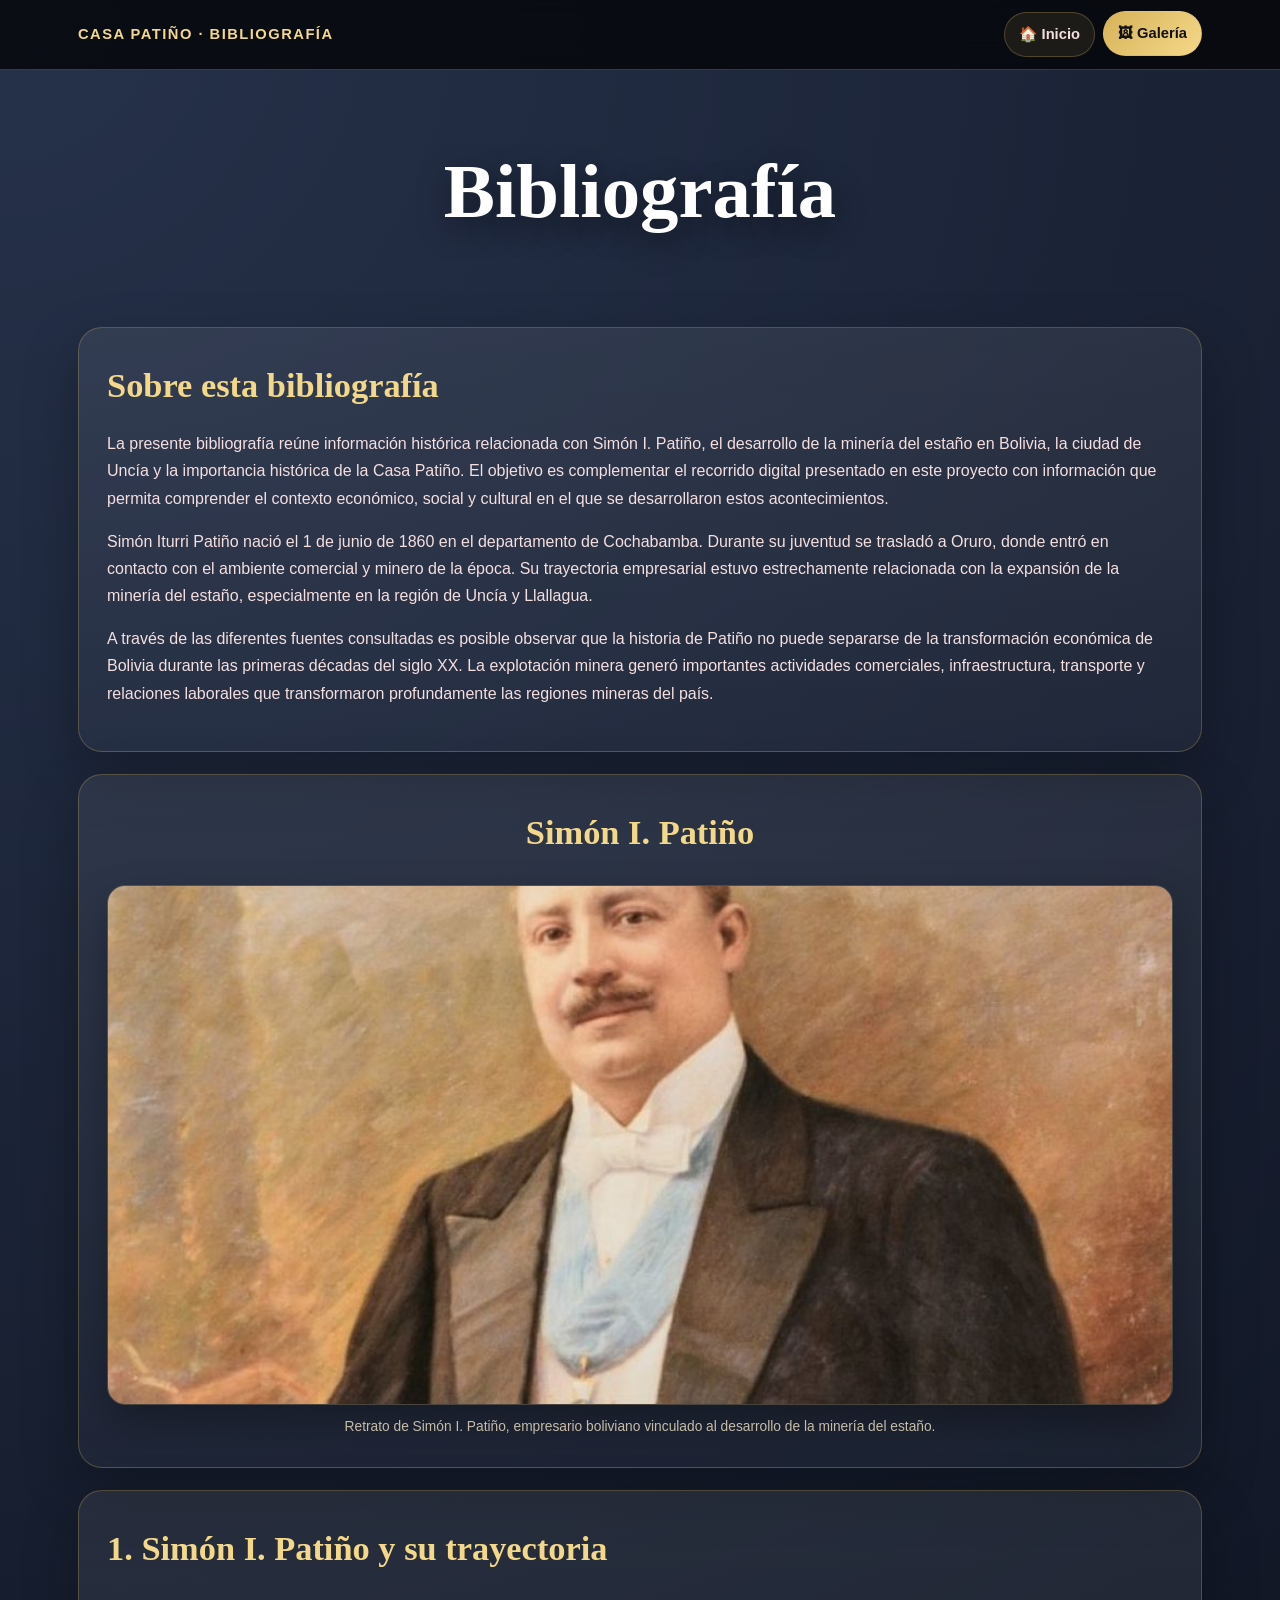
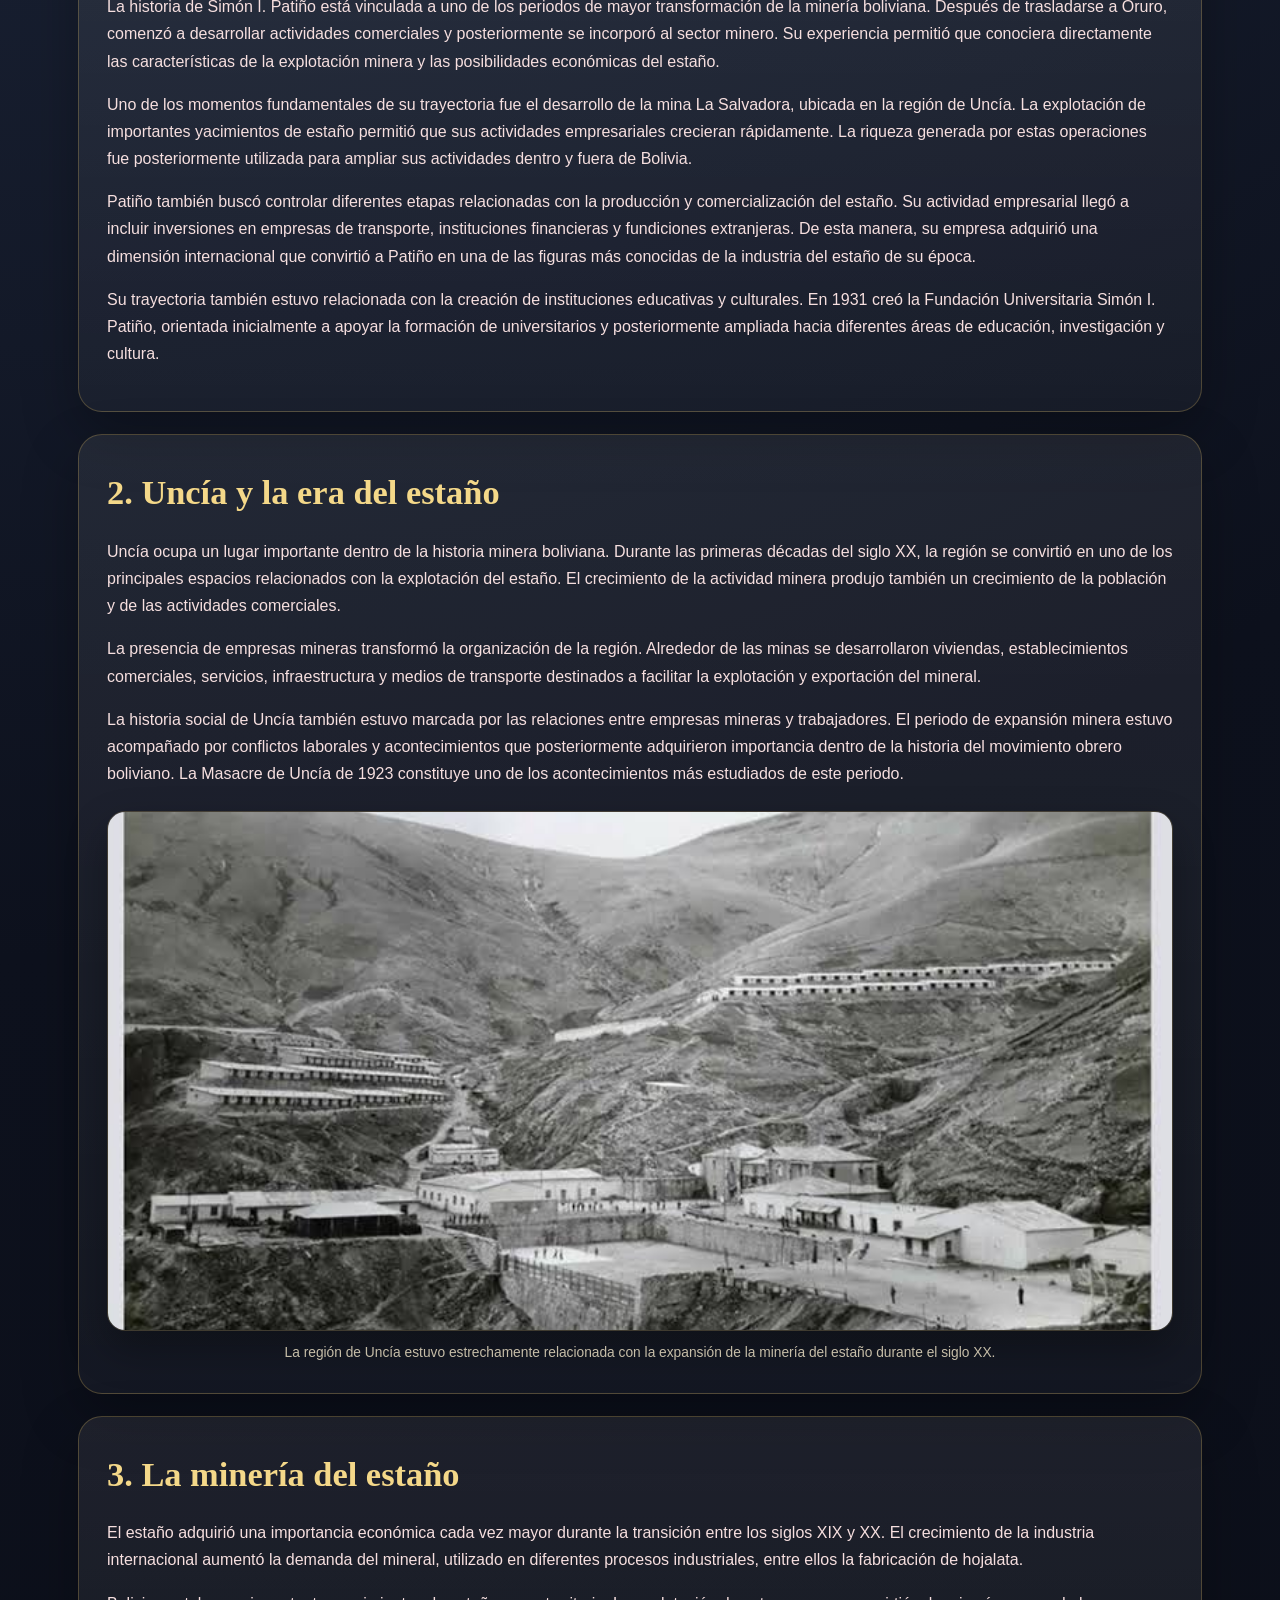
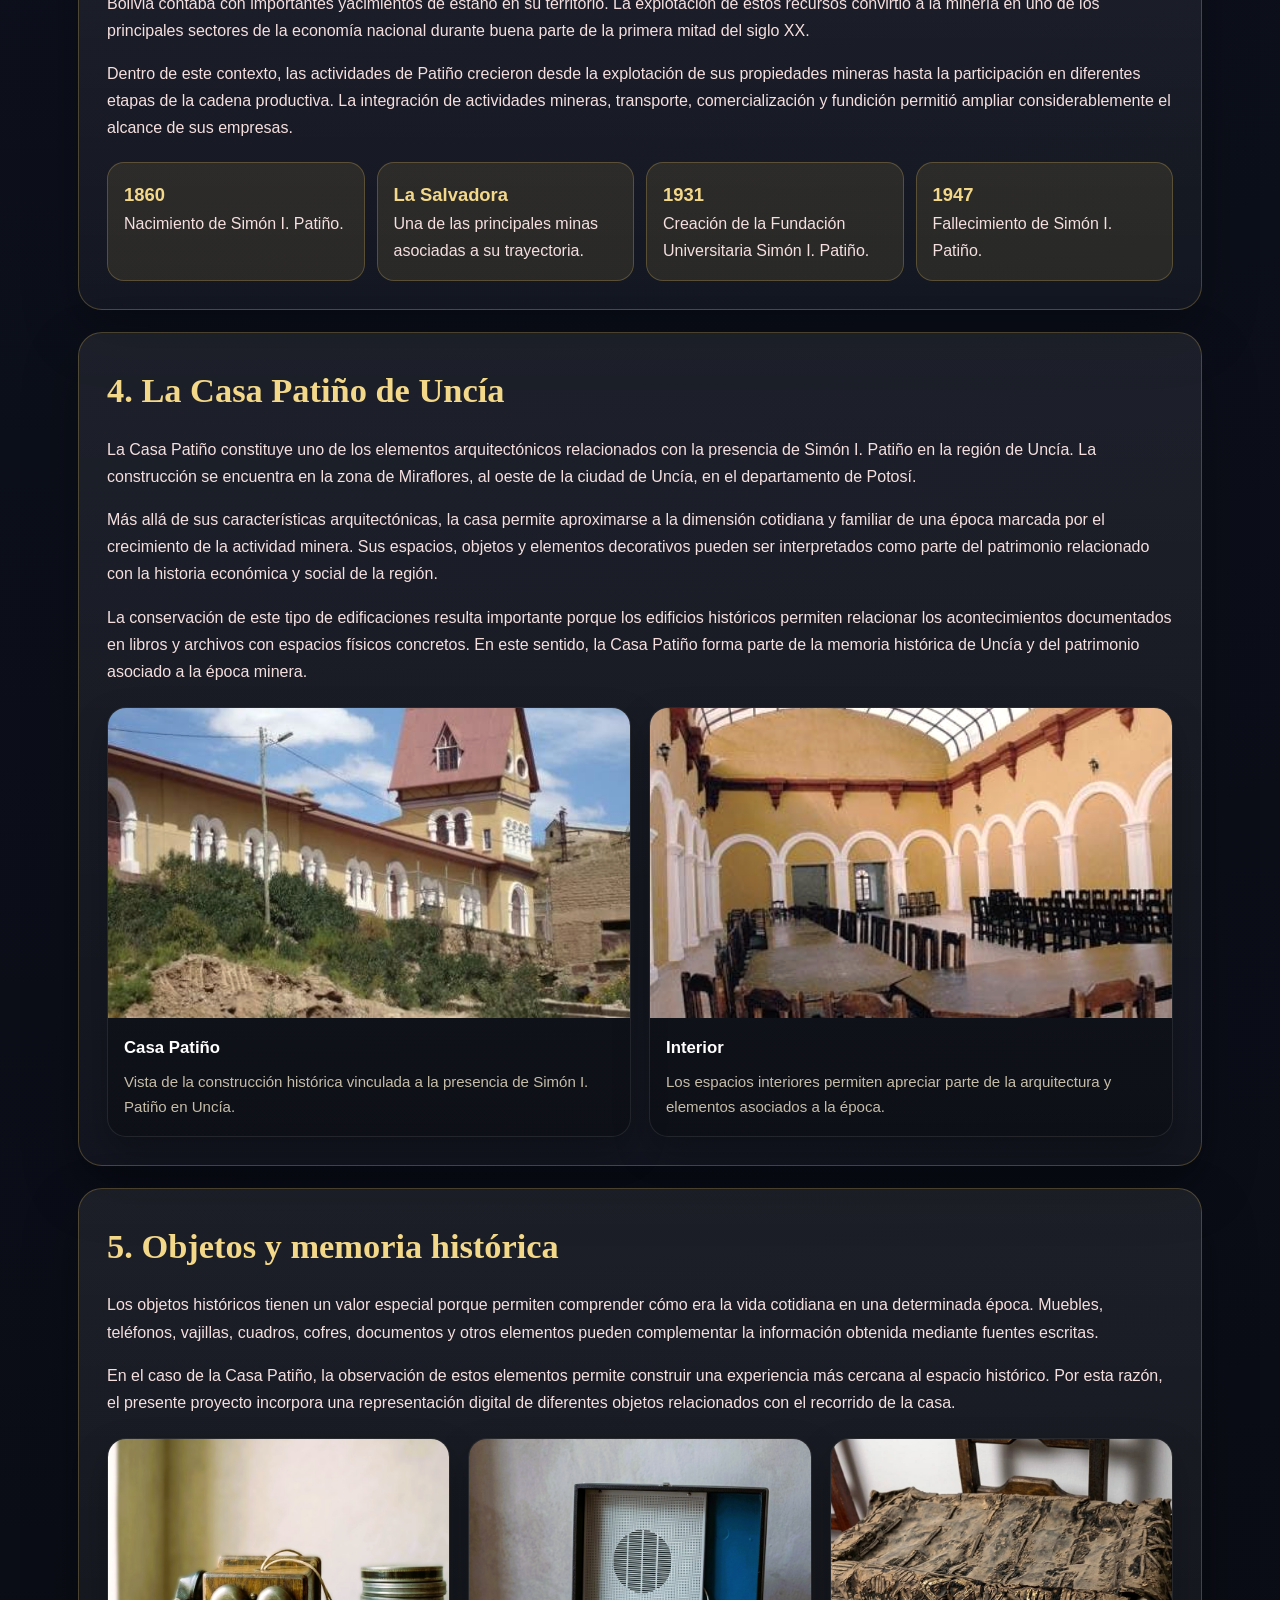
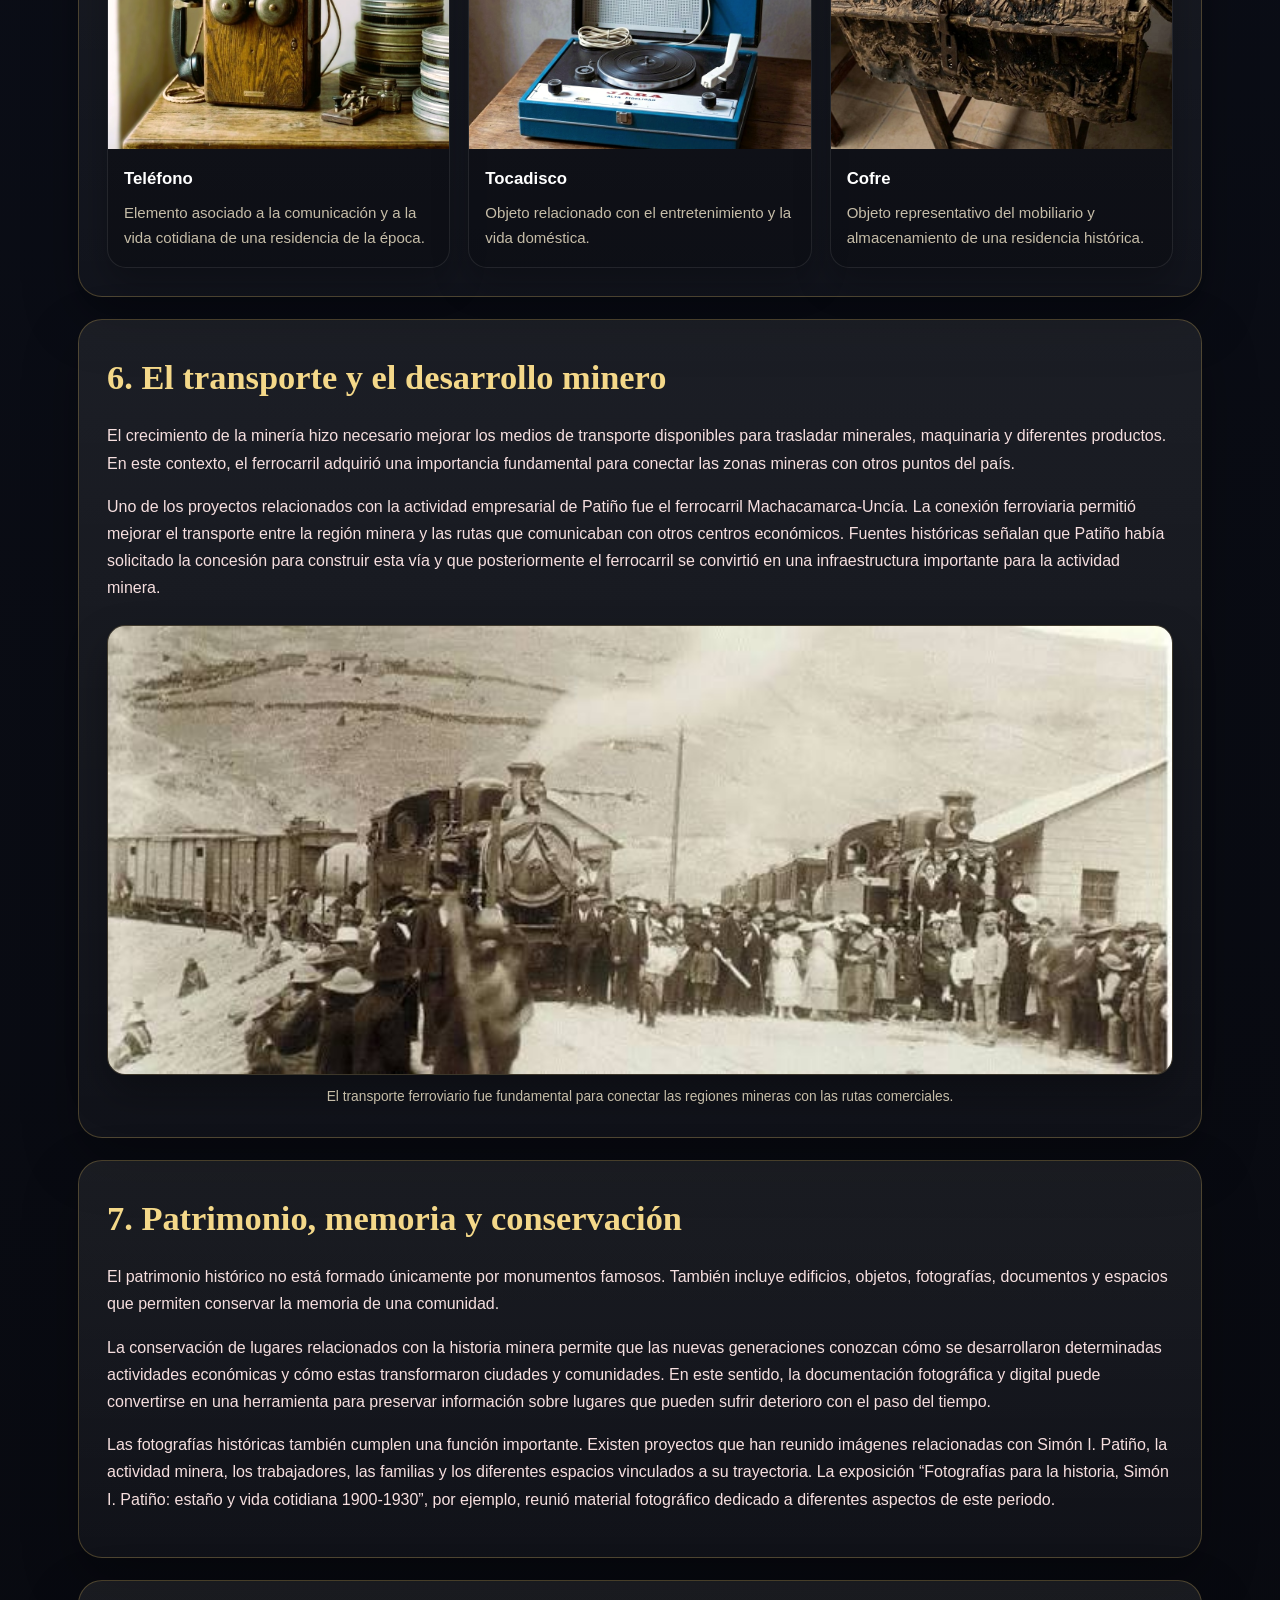
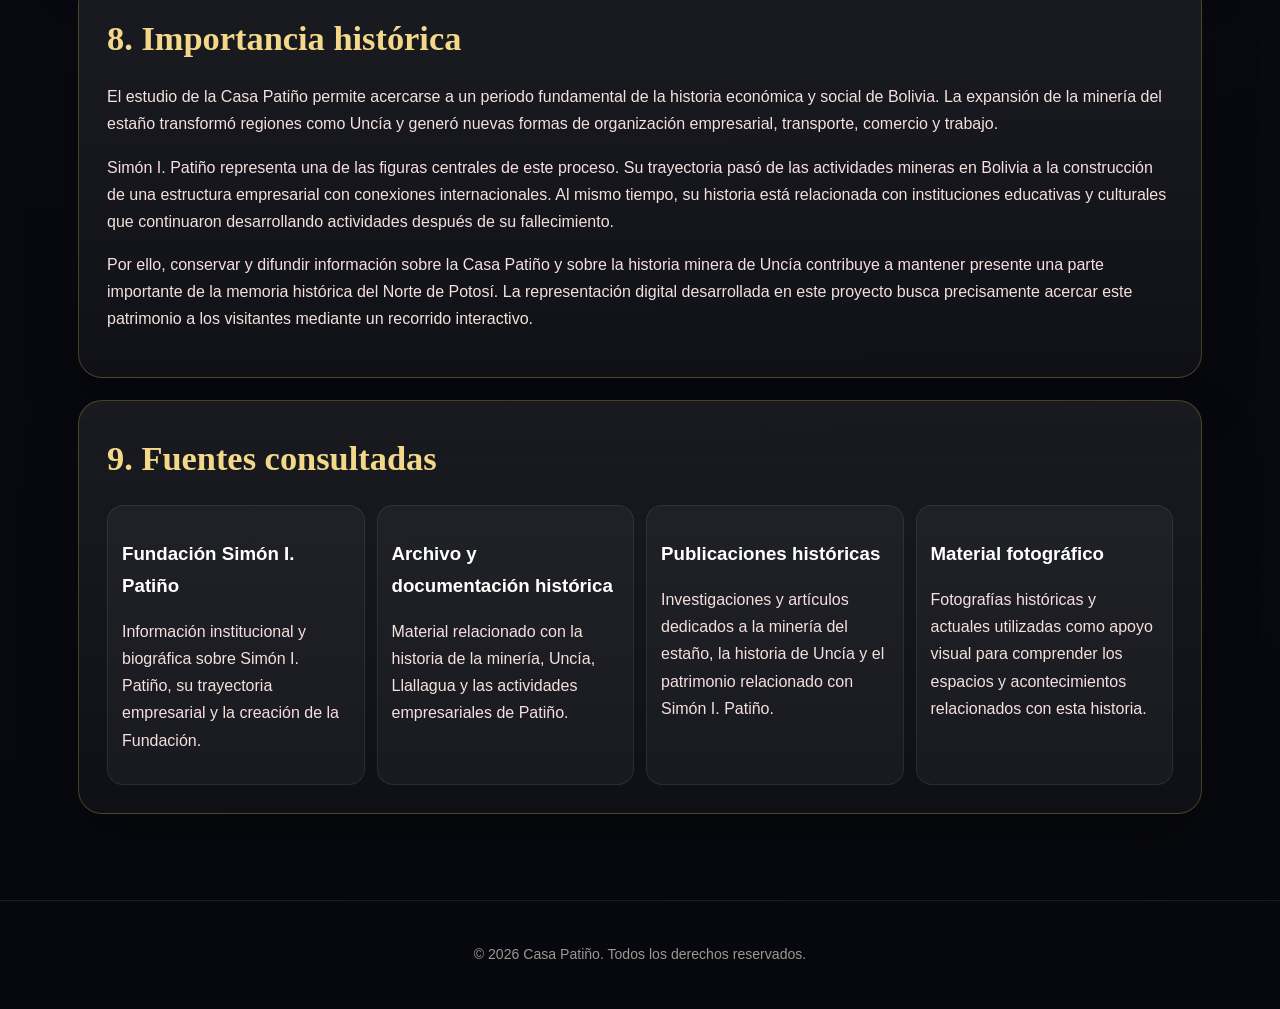
<file: bibliografia.html>
<!DOCTYPE html>
<html lang="es">
<head>
    <meta charset="utf-8">
    <meta name="viewport" content="width=device-width, initial-scale=1">
    <title>Bibliografía - Casa Patiño</title>
    <link rel="stylesheet" href="bibliografia.css">
</head>
<body>
    <nav class="topnav">
        <div class="nav-inner">
            <div class="brand">
                Casa Patiño · Bibliografía
            </div>
            <div class="links">
                <a href="index.html">🏠 Inicio</a>
                <a class="active" href="galeria.html">🖼 Galería</a>
            </div>
        </div>
    </nav>
    <header class="hero">
        <h1>
            Bibliografía
        </h1>
    </header>
    <main class="wrap">

    <!-- =========================================
         INTRODUCCIÓN
    ========================================== -->
    <section class="section">

        <h2>Sobre esta bibliografía</h2>

        <p>
            La presente bibliografía reúne información histórica relacionada con
            Simón I. Patiño, el desarrollo de la minería del estaño en Bolivia,
            la ciudad de Uncía y la importancia histórica de la Casa Patiño.
            El objetivo es complementar el recorrido digital presentado en este
            proyecto con información que permita comprender el contexto
            económico, social y cultural en el que se desarrollaron estos
            acontecimientos.
        </p>

        <p>
            Simón Iturri Patiño nació el 1 de junio de 1860 en el departamento
            de Cochabamba. Durante su juventud se trasladó a Oruro, donde entró
            en contacto con el ambiente comercial y minero de la época. Su
            trayectoria empresarial estuvo estrechamente relacionada con la
            expansión de la minería del estaño, especialmente en la región de
            Uncía y Llallagua.
        </p>

        <p>
            A través de las diferentes fuentes consultadas es posible observar
            que la historia de Patiño no puede separarse de la transformación
            económica de Bolivia durante las primeras décadas del siglo XX.
            La explotación minera generó importantes actividades comerciales,
            infraestructura, transporte y relaciones laborales que transformaron
            profundamente las regiones mineras del país.
        </p>

    </section>


    <!-- =========================================
         IMAGEN PRINCIPAL
    ========================================== -->
    <section class="section">

        <h2 class="gallery-title">Simón I. Patiño</h2>

        <div class="photo-feature">
            <img src="Imagenes/Simon I..jpg"
                 alt="Simón I. Patiño">

            <p class="caption-small">
                Retrato de Simón I. Patiño, empresario boliviano vinculado al
                desarrollo de la minería del estaño.
            </p>
        </div>

    </section>


    <!-- =========================================
         BIOGRAFÍA
    ========================================== -->
    <section class="section">

        <h2>1. Simón I. Patiño y su trayectoria</h2>

        <p>
            La historia de Simón I. Patiño está vinculada a uno de los periodos
            de mayor transformación de la minería boliviana. Después de
            trasladarse a Oruro, comenzó a desarrollar actividades comerciales
            y posteriormente se incorporó al sector minero. Su experiencia
            permitió que conociera directamente las características de la
            explotación minera y las posibilidades económicas del estaño.
        </p>

        <p>
            Uno de los momentos fundamentales de su trayectoria fue el
            desarrollo de la mina La Salvadora, ubicada en la región de Uncía.
            La explotación de importantes yacimientos de estaño permitió que
            sus actividades empresariales crecieran rápidamente. La riqueza
            generada por estas operaciones fue posteriormente utilizada para
            ampliar sus actividades dentro y fuera de Bolivia.
        </p>

        <p>
            Patiño también buscó controlar diferentes etapas relacionadas con
            la producción y comercialización del estaño. Su actividad empresarial
            llegó a incluir inversiones en empresas de transporte, instituciones
            financieras y fundiciones extranjeras. De esta manera, su empresa
            adquirió una dimensión internacional que convirtió a Patiño en una
            de las figuras más conocidas de la industria del estaño de su época.
        </p>

        <p>
            Su trayectoria también estuvo relacionada con la creación de
            instituciones educativas y culturales. En 1931 creó la Fundación
            Universitaria Simón I. Patiño, orientada inicialmente a apoyar la
            formación de universitarios y posteriormente ampliada hacia
            diferentes áreas de educación, investigación y cultura.
        </p>

    </section>


    <!-- =========================================
         UNCÍA
    ========================================== -->
    <section class="section">

        <h2>2. Uncía y la era del estaño</h2>

        <p>
            Uncía ocupa un lugar importante dentro de la historia minera
            boliviana. Durante las primeras décadas del siglo XX, la región se
            convirtió en uno de los principales espacios relacionados con la
            explotación del estaño. El crecimiento de la actividad minera
            produjo también un crecimiento de la población y de las actividades
            comerciales.
        </p>

        <p>
            La presencia de empresas mineras transformó la organización de la
            región. Alrededor de las minas se desarrollaron viviendas,
            establecimientos comerciales, servicios, infraestructura y medios
            de transporte destinados a facilitar la explotación y exportación
            del mineral.
        </p>

        <p>
            La historia social de Uncía también estuvo marcada por las
            relaciones entre empresas mineras y trabajadores. El periodo de
            expansión minera estuvo acompañado por conflictos laborales y
            acontecimientos que posteriormente adquirieron importancia dentro
            de la historia del movimiento obrero boliviano. La Masacre de
            Uncía de 1923 constituye uno de los acontecimientos más estudiados
            de este periodo.
        </p>

        <div class="photo-feature">
            <img src="Imagenes/Simon Uncia.jpeg"
                 alt="Uncía y su entorno histórico">

            <p class="caption-small">
                La región de Uncía estuvo estrechamente relacionada con la
                expansión de la minería del estaño durante el siglo XX.
            </p>
        </div>

    </section>


    <!-- =========================================
         MINERÍA
    ========================================== -->
    <section class="section">

        <h2>3. La minería del estaño</h2>

        <p>
            El estaño adquirió una importancia económica cada vez mayor durante
            la transición entre los siglos XIX y XX. El crecimiento de la
            industria internacional aumentó la demanda del mineral, utilizado
            en diferentes procesos industriales, entre ellos la fabricación
            de hojalata.
        </p>

        <p>
            Bolivia contaba con importantes yacimientos de estaño en su
            territorio. La explotación de estos recursos convirtió a la minería
            en uno de los principales sectores de la economía nacional durante
            buena parte de la primera mitad del siglo XX.
        </p>

        <p>
            Dentro de este contexto, las actividades de Patiño crecieron desde
            la explotación de sus propiedades mineras hasta la participación en
            diferentes etapas de la cadena productiva. La integración de
            actividades mineras, transporte, comercialización y fundición
            permitió ampliar considerablemente el alcance de sus empresas.
        </p>

        <div class="statgrid">

            <div class="stat">
                <b>1860</b>
                Nacimiento de Simón I. Patiño.
            </div>

            <div class="stat">
                <b>La Salvadora</b>
                Una de las principales minas asociadas a su trayectoria.
            </div>

            <div class="stat">
                <b>1931</b>
                Creación de la Fundación Universitaria Simón I. Patiño.
            </div>

            <div class="stat">
                <b>1947</b>
                Fallecimiento de Simón I. Patiño.
            </div>

        </div>

    </section>


    <!-- =========================================
         CASA PATIÑO
    ========================================== -->
    <section class="section">

        <h2>4. La Casa Patiño de Uncía</h2>

        <p>
            La Casa Patiño constituye uno de los elementos arquitectónicos
            relacionados con la presencia de Simón I. Patiño en la región de
            Uncía. La construcción se encuentra en la zona de Miraflores, al
            oeste de la ciudad de Uncía, en el departamento de Potosí.
        </p>

        <p>
            Más allá de sus características arquitectónicas, la casa permite
            aproximarse a la dimensión cotidiana y familiar de una época
            marcada por el crecimiento de la actividad minera. Sus espacios,
            objetos y elementos decorativos pueden ser interpretados como parte
            del patrimonio relacionado con la historia económica y social de la
            región.
        </p>

        <p>
            La conservación de este tipo de edificaciones resulta importante
            porque los edificios históricos permiten relacionar los
            acontecimientos documentados en libros y archivos con espacios
            físicos concretos. En este sentido, la Casa Patiño forma parte de
            la memoria histórica de Uncía y del patrimonio asociado a la época
            minera.
        </p>

        <div class="grid">

            <article class="card photo-card">
                <img src="Imagenes/Patiño casa.jpeg"
                     alt="Casa Patiño">

                <div class="body">
                    <h3>Casa Patiño</h3>
                    <p>
                        Vista de la construcción histórica vinculada a la
                        presencia de Simón I. Patiño en Uncía.
                    </p>
                </div>
            </article>

            <article class="card photo-card">
                <img src="Imagenes/Patiño casa interior.JPG"
                     alt="Interior de la Casa Patiño">

                <div class="body">
                    <h3>Interior</h3>
                    <p>
                        Los espacios interiores permiten apreciar parte de la
                        arquitectura y elementos asociados a la época.
                    </p>
                </div>
            </article>

        </div>

    </section>


    <!-- =========================================
         OBJETOS HISTÓRICOS
    ========================================== -->
    <section class="section">

        <h2>5. Objetos y memoria histórica</h2>

        <p>
            Los objetos históricos tienen un valor especial porque permiten
            comprender cómo era la vida cotidiana en una determinada época.
            Muebles, teléfonos, vajillas, cuadros, cofres, documentos y otros
            elementos pueden complementar la información obtenida mediante
            fuentes escritas.
        </p>

        <p>
            En el caso de la Casa Patiño, la observación de estos elementos
            permite construir una experiencia más cercana al espacio histórico.
            Por esta razón, el presente proyecto incorpora una representación
            digital de diferentes objetos relacionados con el recorrido de la
            casa.
        </p>

        <div class="grid">

            <article class="card photo-card">
                <img src="Imagenes/Telefono.jpeg"
                     alt="Teléfono histórico">

                <div class="body">
                    <h3>Teléfono</h3>
                    <p>
                        Elemento asociado a la comunicación y a la vida
                        cotidiana de una residencia de la época.
                    </p>
                </div>
            </article>

            <article class="card photo-card">
                <img src="Imagenes/Tocadisco.jpeg"
                     alt="Tocadisco histórico">

                <div class="body">
                    <h3>Tocadisco</h3>
                    <p>
                        Objeto relacionado con el entretenimiento y la vida
                        doméstica.
                    </p>
                </div>
            </article>

            <article class="card photo-card">
                <img src="Imagenes/Cofre.jpeg"
                     alt="Cofre histórico">

                <div class="body">
                    <h3>Cofre</h3>
                    <p>
                        Objeto representativo del mobiliario y almacenamiento
                        de una residencia histórica.
                    </p>
                </div>
            </article>

        </div>

    </section>


    <!-- =========================================
         TRANSPORTE
    ========================================== -->
    <section class="section">

        <h2>6. El transporte y el desarrollo minero</h2>

        <p>
            El crecimiento de la minería hizo necesario mejorar los medios de
            transporte disponibles para trasladar minerales, maquinaria y
            diferentes productos. En este contexto, el ferrocarril adquirió
            una importancia fundamental para conectar las zonas mineras con
            otros puntos del país.
        </p>

        <p>
            Uno de los proyectos relacionados con la actividad empresarial de
            Patiño fue el ferrocarril Machacamarca-Uncía. La conexión ferroviaria
            permitió mejorar el transporte entre la región minera y las rutas
            que comunicaban con otros centros económicos. Fuentes históricas
            señalan que Patiño había solicitado la concesión para construir
            esta vía y que posteriormente el ferrocarril se convirtió en una
            infraestructura importante para la actividad minera.
        </p>

        <div class="photo-feature">
            <img src="Imagenes/Ferrocarril.jpeg"
                 alt="Ferrocarril relacionado con la región minera">

            <p class="caption-small">
                El transporte ferroviario fue fundamental para conectar las
                regiones mineras con las rutas comerciales.
            </p>
        </div>

    </section>


    <!-- =========================================
         PATRIMONIO
    ========================================== -->
    <section class="section">

        <h2>7. Patrimonio, memoria y conservación</h2>

        <p>
            El patrimonio histórico no está formado únicamente por monumentos
            famosos. También incluye edificios, objetos, fotografías,
            documentos y espacios que permiten conservar la memoria de una
            comunidad.
        </p>

        <p>
            La conservación de lugares relacionados con la historia minera
            permite que las nuevas generaciones conozcan cómo se desarrollaron
            determinadas actividades económicas y cómo estas transformaron
            ciudades y comunidades. En este sentido, la documentación
            fotográfica y digital puede convertirse en una herramienta para
            preservar información sobre lugares que pueden sufrir deterioro
            con el paso del tiempo.
        </p>

        <p>
            Las fotografías históricas también cumplen una función importante.
            Existen proyectos que han reunido imágenes relacionadas con Simón
            I. Patiño, la actividad minera, los trabajadores, las familias y
            los diferentes espacios vinculados a su trayectoria. La exposición
            “Fotografías para la historia, Simón I. Patiño: estaño y vida
            cotidiana 1900-1930”, por ejemplo, reunió material fotográfico
            dedicado a diferentes aspectos de este periodo.
        </p>

    </section>


    <!-- =========================================
         CONCLUSIÓN
    ========================================== -->
    <section class="section">

        <h2>8. Importancia histórica</h2>

        <p>
            El estudio de la Casa Patiño permite acercarse a un periodo
            fundamental de la historia económica y social de Bolivia. La
            expansión de la minería del estaño transformó regiones como Uncía
            y generó nuevas formas de organización empresarial, transporte,
            comercio y trabajo.
        </p>

        <p>
            Simón I. Patiño representa una de las figuras centrales de este
            proceso. Su trayectoria pasó de las actividades mineras en Bolivia
            a la construcción de una estructura empresarial con conexiones
            internacionales. Al mismo tiempo, su historia está relacionada con
            instituciones educativas y culturales que continuaron desarrollando
            actividades después de su fallecimiento.
        </p>

        <p>
            Por ello, conservar y difundir información sobre la Casa Patiño y
            sobre la historia minera de Uncía contribuye a mantener presente
            una parte importante de la memoria histórica del Norte de Potosí.
            La representación digital desarrollada en este proyecto busca
            precisamente acercar este patrimonio a los visitantes mediante un
            recorrido interactivo.
        </p>

    </section>


    <!-- =========================================
         FUENTES CONSULTADAS
    ========================================== -->
    <section class="section">

        <h2>9. Fuentes consultadas</h2>

        <div class="list">

            <div>
                <h3>Fundación Simón I. Patiño</h3>
                <p>
                    Información institucional y biográfica sobre Simón I.
                    Patiño, su trayectoria empresarial y la creación de la
                    Fundación.
                </p>
            </div>

            <div>
                <h3>Archivo y documentación histórica</h3>
                <p>
                    Material relacionado con la historia de la minería, Uncía,
                    Llallagua y las actividades empresariales de Patiño.
                </p>
            </div>

            <div>
                <h3>Publicaciones históricas</h3>
                <p>
                    Investigaciones y artículos dedicados a la minería del
                    estaño, la historia de Uncía y el patrimonio relacionado
                    con Simón I. Patiño.
                </p>
            </div>

            <div>
                <h3>Material fotográfico</h3>
                <p>
                    Fotografías históricas y actuales utilizadas como apoyo
                    visual para comprender los espacios y acontecimientos
                    relacionados con esta historia.
                </p>
            </div>

        </div>

    </section>

</main>
    <footer class="footer">
        <p>
            © 2026 Casa Patiño. Todos los derechos reservados.
        </p>
    </footer>
</body>
</html>
</file>
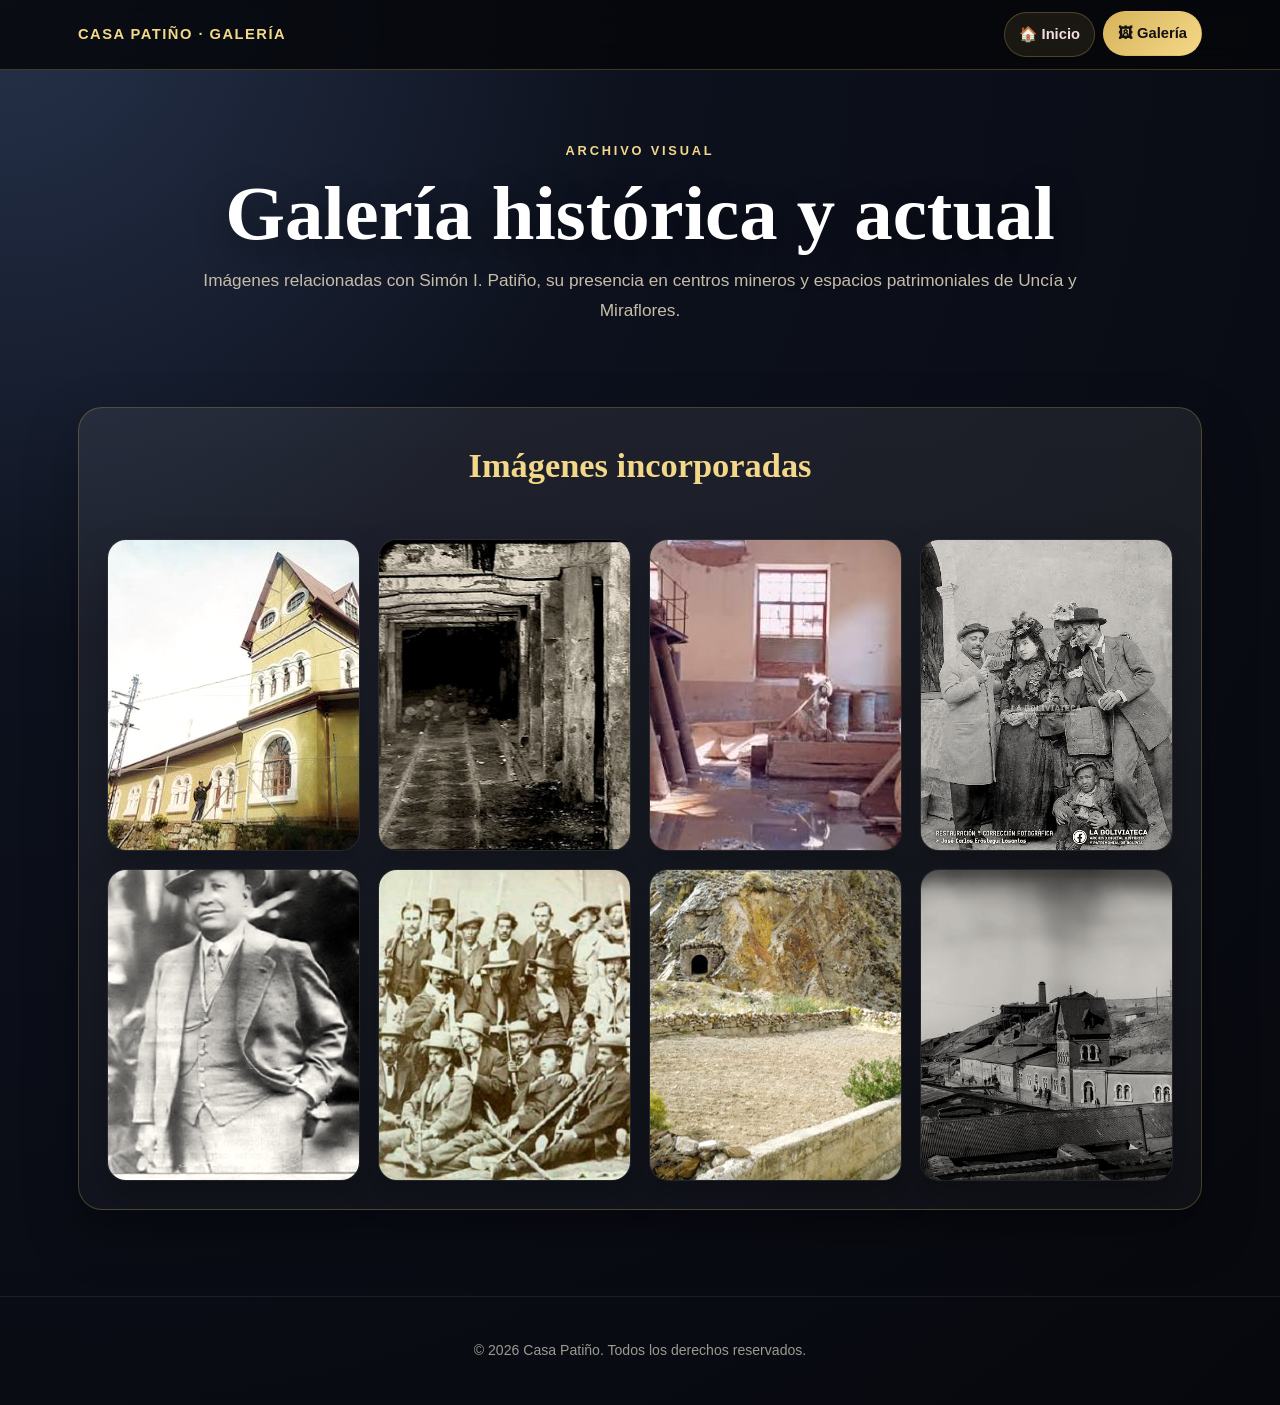
<file: galeria.html>
<!DOCTYPE html>
<html lang="es">

<head>
    <meta charset="utf-8">
    <meta name="viewport" content="width=device-width, initial-scale=1">

    <title>Galería - Casa Patiño</title>

    <!-- CSS de la galería -->
    <link rel="stylesheet" href="galeria.css">
</head>

<body>
    <!-- =========================
         BARRA DE NAVEGACIÓN
    ========================== -->
    <nav class="topnav">
        <div class="nav-inner">
            <div class="brand">
                Casa Patiño · Galería
            </div>
            <div class="links">
                <a href="index.html">
                    🏠 Inicio
                </a>
                <a class="active" href="galeria.html">
                    🖼 Galería
                </a>
            </div>

        </div>

    </nav>
    <!-- =========================
         ENCABEZADO
    ========================== -->
    <header class="hero">
        <div class="eyebrow">
            Archivo visual
        </div>
        <h1>
            Galería histórica y actual
        </h1>
        <p>
            Imágenes relacionadas con Simón I. Patiño,
            su presencia en centros mineros y espacios
            patrimoniales de Uncía y Miraflores.
        </p>

    </header>
    <main class="wrap">

        <section class="section">

            <h2 class="gallery-title">
                Imágenes incorporadas
            </h2>
            <!-- =========================
                 GALERÍA
            ========================== -->
            <div class="grid">
                <div class="grid">

    <article class="card photo-card">
        <img src="Imagenes/1.jpeg"
             alt="Imagen histórica de Casa Patiño">
    </article>

    <article class="card photo-card">
        <img src="Imagenes/2.jpeg"
             alt="Imagen histórica de Simón I. Patiño">
    </article>

    <article class="card photo-card">
        <img src="Imagenes/3.jpeg"
             alt="Imagen histórica de Uncía">
    </article>

    <article class="card photo-card">
        <img src="Imagenes/4.jpeg"
             alt="Imagen de la Casa Patiño">
    </article>

    <article class="card photo-card">
        <img src="Imagenes/5.jpg"
             alt="Imagen histórica de la minería">
    </article>

    <article class="card photo-card">
        <img src="Imagenes/6.jpg"
             alt="Imagen histórica relacionada con la minería">
    </article>

    <article class="card photo-card">
        <img src="Imagenes/7.jpg"
             alt="Imagen histórica de Uncía">
    </article>

    <article class="card photo-card">
        <img src="Imagenes/8.jpeg"
             alt="Imagen del patrimonio de Casa Patiño">
    </article>

</div>
            </div>
        </section>
    </main>
    <footer class="footer">
        <p>
            © 2026 Casa Patiño. Todos los derechos reservados.
        </p>
    </footer>
</body>

</html>
</file>
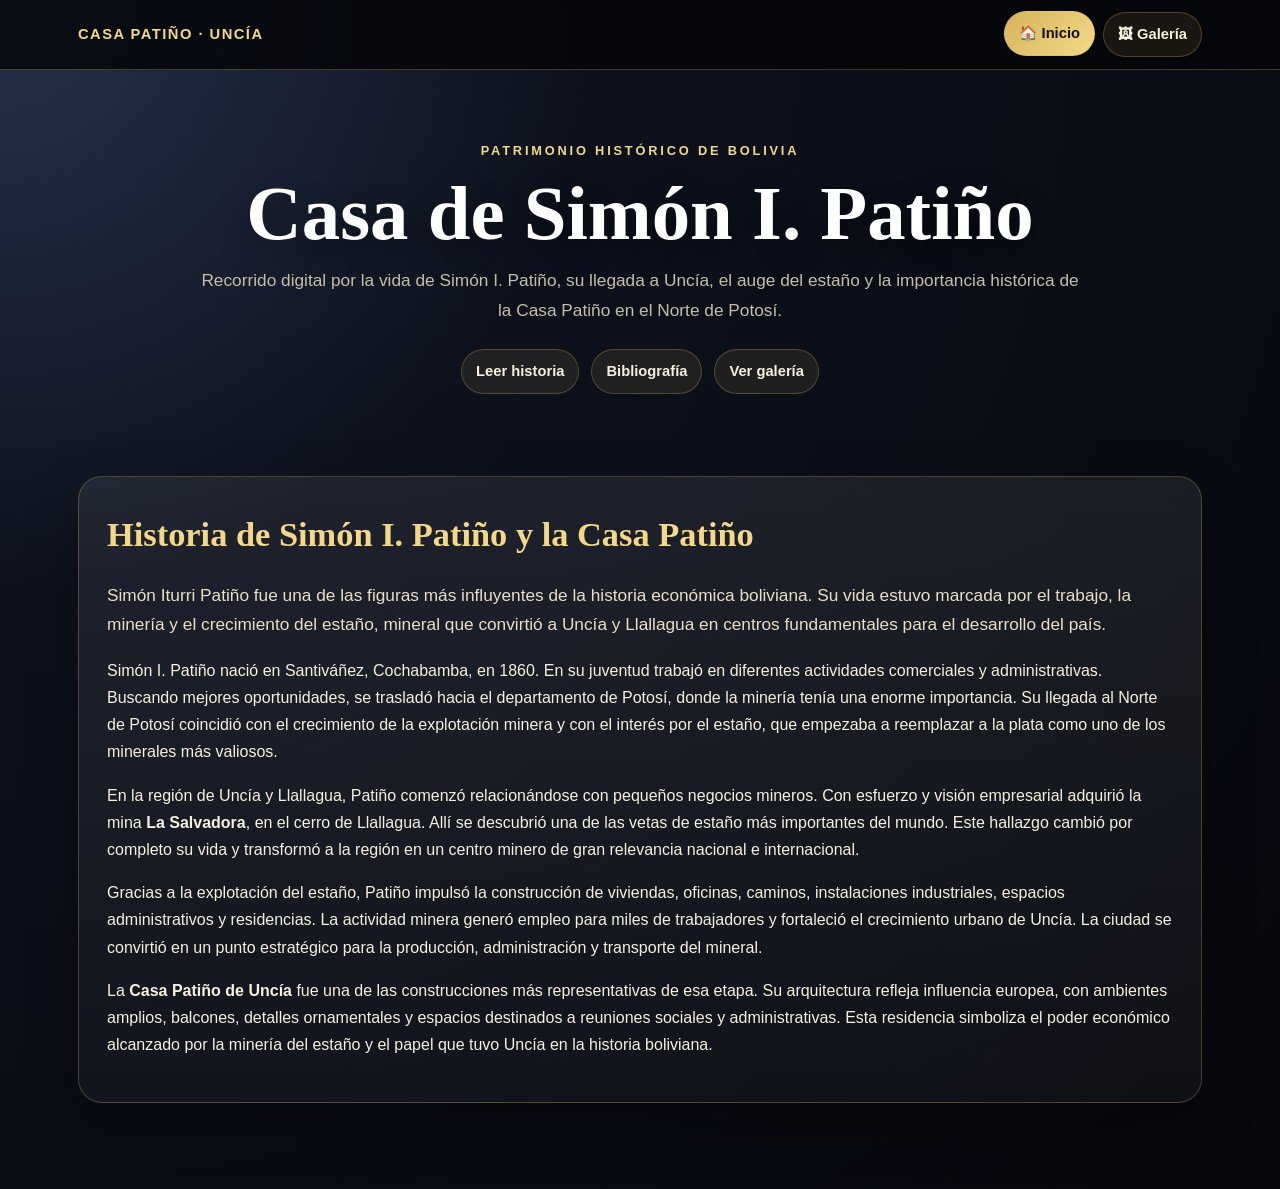
<file: Historia.html>
<!DOCTYPE html>
<html lang="es">
<head>
    <meta charset="UTF-8">
    <meta name="viewport" content="width=device-width, initial-scale=1.0">
    <title>Casa Patiño - Inicio</title>
    <style>
        :root {
            --bg: #080a10;
            --panel: #121722;
            --panel2: #1b2230;
            --gold: #d7b35a;
            --gold2: #f4d889;
            --text: #f6f0df;
            --muted: #c6bda8;
            --line: rgba(215, 179, 90, .28);
            --soft: rgba(255, 255, 255, .075)
        }
        * { box-sizing: border-box }
        html { scroll-behavior: smooth }
        body {
            margin: 0;
            font-family: Segoe UI, Arial, sans-serif;
            background: radial-gradient(circle at top left, #26324b 0, #0d111d 34%, #07080d 100%);
            color: var(--text);
            line-height: 1.7
        }
        .topnav {
            position: sticky;
            top: 0;
            z-index: 1000;
            background: rgba(5, 6, 10, .84);
            backdrop-filter: blur(14px);
            border-bottom: 1px solid var(--line)
        }
        .nav-inner {
            max-width: 1160px;
            margin: auto;
            display: flex;
            align-items: center;
            justify-content: space-between;
            gap: 12px;
            flex-wrap: wrap;
            padding: 12px 18px
        }
        .brand {
            font-weight: 900;
            letter-spacing: .1em;
            text-transform: uppercase;
            color: var(--gold2);
            font-size: .92rem
        }
        .links { display: flex; gap: 8px; flex-wrap: wrap }
        .links a, .btn {
            color: var(--text);
            text-decoration: none;
            border: 1px solid var(--line);
            background: rgba(215, 179, 90, .10);
            padding: 9px 14px;
            border-radius: 999px;
            font-weight: 700;
            font-size: .92rem;
            transition: .2s
        }
        .links a:hover, .links a.active, .btn:hover {
            background: linear-gradient(135deg, var(--gold), var(--gold2));
            color: #111;
            transform: translateY(-1px)
        }
        .hero {
            max-width: 1160px;
            margin: auto;
            text-align: center;
            padding: 70px 18px 38px
        }
        .eyebrow {
            color: var(--gold2);
            letter-spacing: .22em;
            text-transform: uppercase;
            font-size: .8rem;
            font-weight: 800
        }
        .hero h1 {
            font-family: Georgia, serif;
            font-size: clamp(2rem, 6vw, 4.8rem);
            line-height: 1.05;
            margin: 12px 0;
            color: #fff;
            text-shadow: 0 10px 32px rgba(0,0,0,.45)
        }
        .hero p {
            max-width: 880px;
            margin: 0 auto;
            color: var(--muted);
            font-size: 1.08rem
        }
        .actions {
            display: flex;
            gap: 12px;
            justify-content: center;
            flex-wrap: wrap;
            margin-top: 24px
        }
        .wrap {
            max-width: 1160px;
            margin: auto;
            padding: 22px 18px 64px
        }
        .section {
            background: linear-gradient(180deg, rgba(255, 255, 255, .075), rgba(255, 255, 255, .035));
            border: 1px solid var(--line);
            border-radius: 24px;
            padding: 28px;
            margin: 22px 0;
            box-shadow: 0 22px 55px rgba(0,0,0,.28)
        }
        .section h2 {
            font-family: Georgia, serif;
            color: var(--gold2);
            font-size: clamp(1.45rem, 3vw, 2.15rem);
            margin: 0 0 12px
        }
        .section h3 { color: #fff; margin: 18px 0 8px }
        .lead { font-size: 1.08rem; color: #e9dfc8 }
        .grid {
            display: grid;
            grid-template-columns: repeat(auto-fit, minmax(240px, 1fr));
            gap: 18px;
            margin-top: 22px
        }
        .card {
            background: rgba(0, 0, 0, .24);
            border: 1px solid rgba(255, 255, 255, .09);
            border-radius: 19px;
            overflow: hidden;
            box-shadow: 0 16px 35px rgba(0,0,0,.25)
        }
        .card img { width: 100%; height: 260px; object-fit: cover; display: block }
        .card .body { padding: 16px }
        .card h3 { margin: 0 0 6px; color: #fff; font-size: 1.05rem }
        .card p { margin: 0; color: var(--muted); font-size: .94rem }
        .statgrid {
            display: grid;
            grid-template-columns: repeat(auto-fit, minmax(160px, 1fr));
            gap: 12px;
            margin-top: 20px
        }
        .stat {
            padding: 16px;
            border-radius: 17px;
            background: rgba(215, 179, 90, .11);
            border: 1px solid var(--line)
        }
        .stat b { display: block; color: var(--gold2); font-size: 1.15rem }
        .timeline { display: grid; gap: 14px; margin-top: 20px }
        .timeitem {
            display: grid;
            grid-template-columns: 120px 1fr;
            gap: 16px;
            align-items: start;
            padding: 16px;
            border: 1px solid rgba(255, 255, 255, .08);
            background: rgba(0, 0, 0, .18);
            border-radius: 18px
        }
        .year {
            color: #111;
            background: linear-gradient(135deg, var(--gold), var(--gold2));
            font-weight: 900;
            text-align: center;
            border-radius: 999px;
            padding: 6px 10px
        }
        .list {
            display: grid;
            grid-template-columns: repeat(auto-fit, minmax(230px, 1fr));
            gap: 12px;
            margin-top: 18px
        }
        .list div {
            border: 1px solid rgba(255, 255, 255, .08);
            background: rgba(255, 255, 255, .04);
            border-radius: 16px;
            padding: 14px
        }
        .footer {
            text-align: center;
            color: rgba(246, 240, 223, .62);
            font-size: .88rem;
            padding: 28px;
            border-top: 1px solid rgba(255, 255, 255, .08)
        }
        @media(max-width:690px) {
            .nav-inner { justify-content: center }
            .hero { padding-top: 42px }
            .section { padding: 20px }
            .timeitem { grid-template-columns: 1fr }
            .card img { height: 220px }
        }
    </style>
</head>
<body>

    <nav class="topnav">
        <div class="nav-inner">
            <div class="brand">Casa Patiño · Uncía</div>
            <div class="links">
                <a class="active" href="index.html">🏠 Inicio</a>
                <a href="galeria.html">🖼 Galería</a>
                
            </div>
        </div>
    </nav>

    <header class="hero">
        <div class="eyebrow">Patrimonio histórico de Bolivia</div>
        <h1>Casa de Simón I. Patiño</h1>
        <p>Recorrido digital por la vida de Simón I. Patiño, su llegada a Uncía, el auge del estaño y la importancia histórica de la Casa Patiño en el Norte de Potosí.</p>
        <div class="actions">
            <a class="btn" href="#historia">Leer historia</a>
            <a class="btn" href="bibliografia.html">Bibliografía</a>
            <a class="btn" href="galeria.html">Ver galería</a>
        </div>
    </header>

    <main class="wrap">
        <section class="section" id="historia">
            <h2>Historia de Simón I. Patiño y la Casa Patiño</h2>
            <p class="lead">Simón Iturri Patiño fue una de las figuras más influyentes de la historia económica boliviana. Su vida estuvo marcada por el trabajo, la minería y el crecimiento del estaño, mineral que convirtió a Uncía y Llallagua en centros fundamentales para el desarrollo del país.</p>
            <p>Simón I. Patiño nació en Santiváñez, Cochabamba, en 1860. En su juventud trabajó en diferentes actividades comerciales y administrativas. Buscando mejores oportunidades, se trasladó hacia el departamento de Potosí, donde la minería tenía una enorme importancia. Su llegada al Norte de Potosí coincidió con el crecimiento de la explotación minera y con el interés por el estaño, que empezaba a reemplazar a la plata como uno de los minerales más valiosos.</p>
            <p>En la región de Uncía y Llallagua, Patiño comenzó relacionándose con pequeños negocios mineros. Con esfuerzo y visión empresarial adquirió la mina <strong>La Salvadora</strong>, en el cerro de Llallagua. Allí se descubrió una de las vetas de estaño más importantes del mundo. Este hallazgo cambió por completo su vida y transformó a la región en un centro minero de gran relevancia nacional e internacional.</p>
            <p>Gracias a la explotación del estaño, Patiño impulsó la construcción de viviendas, oficinas, caminos, instalaciones industriales, espacios administrativos y residencias. La actividad minera generó empleo para miles de trabajadores y fortaleció el crecimiento urbano de Uncía. La ciudad se convirtió en un punto estratégico para la producción, administración y transporte del mineral.</p>
            <p>La <strong>Casa Patiño de Uncía</strong> fue una de las construcciones más representativas de esa etapa. Su arquitectura refleja influencia europea, con ambientes amplios, balcones, detalles ornamentales y espacios destinados a reuniones sociales y administrativas. Esta residencia simboliza el poder económico alcanzado por la minería del estaño y el papel que tuvo Uncía en la historia boliviana.</p>
</file>
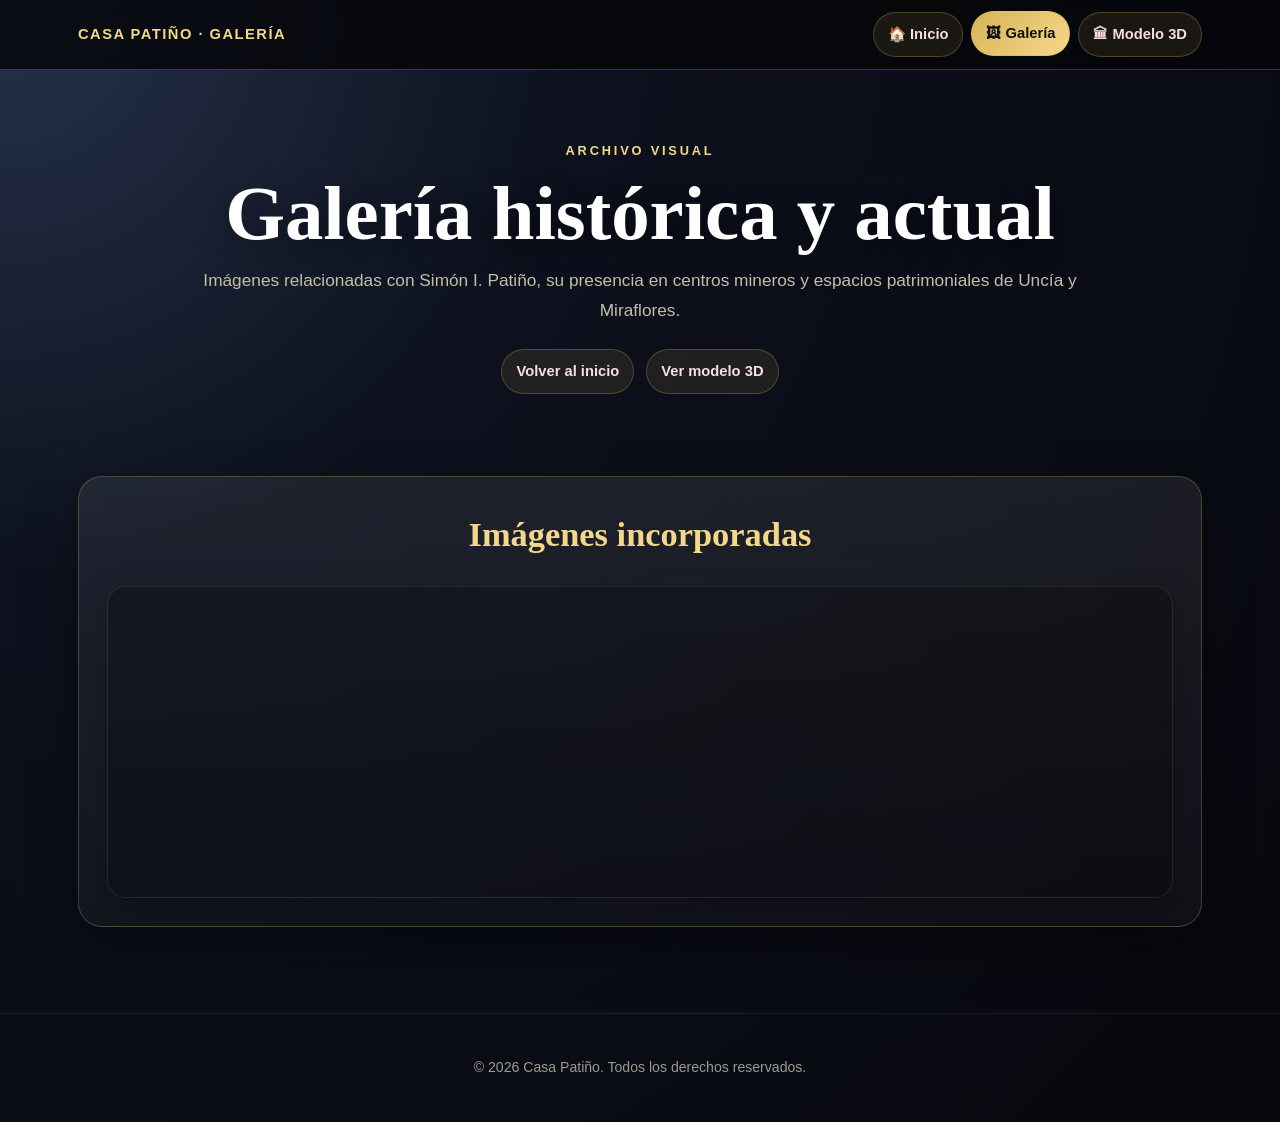
<file: mi examen grafica/mi examen grafica/pgaleri.html>
<!DOCTYPE html>
<html lang="es">

<head>
    <meta charset="utf-8">
    <meta name="viewport" content="width=device-width, initial-scale=1">
    <title>Galería - Casa Patiño</title>
    <style>
        :root {
            --bg: #080a10;
            --panel: #121722;
            --panel2: #1b2230;
            --gold: #d7b35a;
            --gold2: #f4d889;
            --text: #f6dfdf;
            --muted: #c6bda8;
            --line: rgba(215, 179, 90, .28);
            --soft: rgba(255, 255, 255, .075)
        }

        * {
            box-sizing: border-box
        }

        html {
            scroll-behavior: smooth
        }

        body {
            margin: 0;
            font-family: Segoe UI, Arial, sans-serif;
            background: radial-gradient(circle at top left, #26324b 0, #0d111d 34%, #07080d 100%);
            color: var(--text);
            line-height: 1.7
        }

        .topnav {
            position: sticky;
            top: 0;
            z-index: 1000;
            background: rgba(5, 6, 10, .84);
            backdrop-filter: blur(14px);
            border-bottom: 1px solid var(--line)
        }

        .nav-inner {
            max-width: 1160px;
            margin: auto;
            display: flex;
            align-items: center;
            justify-content: space-between;
            gap: 12px;
            flex-wrap: wrap;
            padding: 12px 18px
        }

        .brand {
            font-weight: 900;
            letter-spacing: .1em;
            text-transform: uppercase;
            color: var(--gold2);
            font-size: .92rem
        }

        .links {
            display: flex;
            gap: 8px;
            flex-wrap: wrap
        }

        .links a,
        .btn {
            color: var(--text);
            text-decoration: none;
            border: 1px solid var(--line);
            background: rgba(215, 179, 90, .10);
            padding: 9px 14px;
            border-radius: 999px;
            font-weight: 700;
            font-size: .92rem;
            transition: .2s
        }

        .links a:hover,
        .links a.active,
        .btn:hover {
            background: linear-gradient(135deg, var(--gold), var(--gold2));
            color: #111;
            transform: translateY(-1px)
        }

        .hero {
            max-width: 1160px;
            margin: auto;
            text-align: center;
            padding: 70px 18px 38px
        }

        .eyebrow {
            color: var(--gold2);
            letter-spacing: .22em;
            text-transform: uppercase;
            font-size: .8rem;
            font-weight: 800
        }

        .hero h1 {
            font-family: Georgia, serif;
            font-size: clamp(2rem, 6vw, 4.8rem);
            line-height: 1.05;
            margin: 12px 0;
            color: #fff;
            text-shadow: 0 10px 32px rgba(0, 0, 0, .45)
        }

        .hero p {
            max-width: 880px;
            margin: 0 auto;
            color: var(--muted);
            font-size: 1.08rem
        }

        .actions {
            display: flex;
            gap: 12px;
            justify-content: center;
            flex-wrap: wrap;
            margin-top: 24px
        }

        .wrap {
            max-width: 1160px;
            margin: auto;
            padding: 22px 18px 64px
        }

        .section {
            background: linear-gradient(180deg, rgba(255, 255, 255, .075), rgba(255, 255, 255, .035));
            border: 1px solid var(--line);
            border-radius: 24px;
            padding: 28px;
            margin: 22px 0;
            box-shadow: 0 22px 55px rgba(0, 0, 0, .28)
        }

        .section h2 {
            font-family: Georgia, serif;
            color: var(--gold2);
            font-size: clamp(1.45rem, 3vw, 2.15rem);
            margin: 0 0 12px
        }

        .section h3 {
            color: #fff;
            margin: 18px 0 8px
        }

        .lead {
            font-size: 1.08rem;
            color: #e9dfc8
        }

        .grid {
            display: grid;
            grid-template-columns: repeat(auto-fit, minmax(240px, 1fr));
            gap: 18px;
            margin-top: 22px
        }

        .card {
            background: rgba(0, 0, 0, .24);
            border: 1px solid rgba(255, 255, 255, .09);
            border-radius: 19px;
            overflow: hidden;
            box-shadow: 0 16px 35px rgba(0, 0, 0, .25)
        }

        .card img {
            width: 100%;
            height: 260px;
            object-fit: cover;
            display: block
        }

        .card .body {
            padding: 16px
        }

        .card h3 {
            margin: 0 0 6px;
            color: #fff;
            font-size: 1.05rem
        }

        .card p {
            margin: 0;
            color: var(--muted);
            font-size: .94rem
        }

        .statgrid {
            display: grid;
            grid-template-columns: repeat(auto-fit, minmax(160px, 1fr));
            gap: 12px;
            margin-top: 20px
        }

        .stat {
            padding: 16px;
            border-radius: 17px;
            background: rgba(215, 179, 90, .11);
            border: 1px solid var(--line)
        }

        .stat b {
            display: block;
            color: var(--gold2);
            font-size: 1.15rem
        }

        .timeline {
            display: grid;
            gap: 14px;
            margin-top: 20px
        }

        .timeitem {
            display: grid;
            grid-template-columns: 120px 1fr;
            gap: 16px;
            align-items: start;
            padding: 16px;
            border: 1px solid rgba(255, 255, 255, .08);
            background: rgba(0, 0, 0, .18);
            border-radius: 18px
        }

        .year {
            color: #111;
            background: linear-gradient(135deg, var(--gold), var(--gold2));
            font-weight: 900;
            text-align: center;
            border-radius: 999px;
            padding: 6px 10px
        }

        .list {
            display: grid;
            grid-template-columns: repeat(auto-fit, minmax(230px, 1fr));
            gap: 12px;
            margin-top: 18px
        }

        .list div {
            border: 1px solid rgba(255, 255, 255, .08);
            background: rgba(255, 255, 255, .04);
            border-radius: 16px;
            padding: 14px
        }

        .footer {
            text-align: center;
            color: rgba(246, 240, 223, .62);
            font-size: .88rem;
            padding: 28px;
            border-top: 1px solid rgba(255, 255, 255, .08)
        }

        @media(max-width:690px) {
            .nav-inner {
                justify-content: center
            }

            .hero {
                padding-top: 42px
            }

            .section {
                padding: 20px
            }

            .timeitem {
                grid-template-columns: 1fr
            }

            .card img {
                height: 220px
            }
        }

        .gallery-title {
            text-align: center
        }

        .photo-card img {
            height: 310px;
            filter: sepia(10%) contrast(1.02)
        }

        .caption-small {
            font-size: .86rem;
            color: var(--muted);
            margin-top: 8px
        }
    </style>
</head>

<body>
    <nav class="topnav">
        <div class="nav-inner">
            <div class="brand">Casa Patiño · Galería</div>
            <div class="links">
                <a href="index.html">🏠 Inicio</a>
                <a class="active" href="pgaleri.html">🖼 Galería</a>
                <a href="patino.html">🏛 Modelo 3D</a>
            </div>
        </div>
    </nav>

    <header class="hero">
        <div class="eyebrow">Archivo visual</div>
        <h1>Galería histórica y actual</h1>
        <p>Imágenes relacionadas con Simón I. Patiño, su presencia en centros mineros y espacios patrimoniales de Uncía y Miraflores.</p>
        <div class="actions">
            <a class="btn" href="index.html">Volver al inicio</a>
            <a class="btn" href="patino.html">Ver modelo 3D</a>
        </div>
    </header>

    <main class="wrap">
        <section class="section">
            <h2 class="gallery-title">Imágenes incorporadas</h2>
            <div class="grid">
                <article class="card photo-card">
                    <img src="[data-uri]">
                </article>
            </div>
        </section>
    </main>

    <footer class="footer">
        <p>© 2026 Casa Patiño. Todos los derechos reservados.</p>
    </footer>
</body>

</html>
</file>
<file: bibliografia.css>
:root {
    --bg: #080a10;
    --panel: #121722;
    --panel2: #1b2230;
    --gold: #d7b35a;
    --gold2: #f4d889;
    --text: #f6dfdf;
    --muted: #c6bda8;
    --line: rgba(215, 179, 90, .28);
    --soft: rgba(255, 255, 255, .075);
}
/* =========================================
   CONFIGURACIÓN GENERAL
========================================= */
* {
    box-sizing: border-box;
}
html {
    scroll-behavior: smooth;
}
body {
    margin: 0;
    font-family: Segoe UI, Arial, sans-serif;
    background:
        radial-gradient(
            circle at top left,
            #26324b 0,
            #0d111d 34%,
            #07080d 100%
        );
    color: var(--text);
    line-height: 1.7;
}
.topnav {
    position: sticky;
    top: 0;
    z-index: 1000;
    background: rgba(5, 6, 10, .84);
    backdrop-filter: blur(14px);
    border-bottom: 1px solid var(--line);
}
.nav-inner {
    max-width: 1160px;
    margin: auto;
    display: flex;
    align-items: center;
    justify-content: space-between;
    gap: 12px;
    flex-wrap: wrap;
    padding: 12px 18px;
}
.brand {
    font-weight: 900;
    letter-spacing: .1em;
    text-transform: uppercase;
    color: var(--gold2);
    font-size: .92rem;

}
.links {
    display: flex;
    gap: 8px;
    flex-wrap: wrap;
}

.links a {
    color: var(--text);
    text-decoration: none;
    border: 1px solid var(--line);
    background:rgba(215, 179, 90, .10);
    padding: 9px 14px;
    border-radius: 999px;
    font-weight: 700;
    font-size: .92rem;
    transition: .2s;
}

.links a:hover,
.links a.active {
    background:
        linear-gradient(
            135deg,
            var(--gold),
            var(--gold2)
        );
    color: #111;
    transform: translateY(-1px);
}
.hero {
    max-width: 1160px;
    margin: auto;
    text-align: center;
    padding: 70px 18px 38px;
}

.eyebrow {
    color: var(--gold2);
    letter-spacing: .22em;
    text-transform: uppercase;
    font-size: .8rem;
    font-weight: 800;
}

.hero h1 {
    font-family: Georgia, serif;
    font-size: clamp(2rem, 6vw, 4.8rem);
    line-height: 1.05;
    margin: 12px 0;
    color: #fff;
    text-shadow: 0 10px 32px rgba(0, 0, 0, .45);
}

.hero p {
    max-width: 880px;
    margin: 0 auto;
    color: var(--muted);
    font-size: 1.08rem;
}

.actions {
    display: flex;
    gap: 12px;
    justify-content: center;
    flex-wrap: wrap;
    margin-top: 24px;
}

.btn {
    color: var(--text);
    text-decoration: none;
    border: 1px solid var(--line);
    background: rgba(215, 179, 90, .10);
    padding: 9px 14px;
    border-radius: 999px;
    font-weight: 700;
    font-size: .92rem;
    transition: .2s;
}


.btn:hover {
    background:
        linear-gradient(
            135deg,
            var(--gold),
            var(--gold2)
        );
    color: #111;
    transform: translateY(-1px);
}

/* =========================================
   CONTENEDOR PRINCIPAL
========================================= */
.wrap {
    max-width: 1160px;
    margin: auto;
    padding: 22px 18px 64px;
}
/* =========================================
   SECCIONES
========================================= */
.section {
    background:
        linear-gradient(
            180deg,
            rgba(255, 255, 255, .075),
            rgba(255, 255, 255, .035)
        );
    border: 1px solid var(--line);
    border-radius: 24px;
    padding: 28px;
    margin: 22px 0;
    box-shadow:
        0 22px 55px rgba(0, 0, 0, .28);
}


.section h2 {
    font-family: Georgia, serif;
    color: var(--gold2);
    font-size: clamp(1.45rem, 3vw, 2.15rem);
    margin: 0 0 12px;
}

.section h3 {
    color: #fff;
    margin: 18px 0 8px;
}

.gallery-title {

    text-align: center;

}
/* =========================================
   GALERÍA
========================================= */
.grid {
    display: grid;
    grid-template-columns:
        repeat(
            auto-fit,
            minmax(240px, 1fr)
        );
    gap: 18px;
    margin-top: 22px;

}
/* =========================================
   TARJETAS
========================================= */

.card {

    background: rgba(0, 0, 0, .24);
    border: 1px solid rgba(255, 255, 255, .09);
    border-radius: 19px;
    overflow: hidden;
    box-shadow:
        0 16px 35px rgba(0, 0, 0, .25);
}
/* =========================================
   IMÁGENES
========================================= */
.card img {
    width: 100%;
    height: 260px;
    object-fit: cover;
    display: block;
}

.photo-card img {
    height: 310px;
    filter:
        sepia(10%)
        contrast(1.02);
}

/* =========================================
   CUERPO DE LAS TARJETAS
========================================= */
.card .body {
    padding: 16px;
}

.card h3 {
    margin: 0 0 6px;
    color: #fff;
    font-size: 1.05rem;
}

.card p {
    margin: 0;
    color: var(--muted);
    font-size: .94rem;
}

.caption-small {
    font-size: .86rem;
    color: var(--muted);
    margin-top: 8px;
}

/* =========================================
   ESTADÍSTICAS
======================================== */
.statgrid {
    display: grid;
    grid-template-columns:
        repeat(
            auto-fit,
            minmax(160px, 1fr)
        );
    gap: 12px;
    margin-top: 20px;
}


.stat {
    padding: 16px;
    border-radius: 17px;
    background: rgba(215, 179, 90, .11);
    border: 1px solid var(--line);
}

.stat b {
    display: block;
    color: var(--gold2);
    font-size: 1.15rem;
}
/* =========================================
   LÍNEA DE TIEMPO
========================================= */
.timeline {
    display: grid;
    gap: 14px;
    margin-top: 20px;
}

.timeitem {
    display: grid;
    grid-template-columns: 120px 1fr;
    gap: 16px;
    align-items: start;
    padding: 16px;
    border: 1px solid rgba(255, 255, 255, .08);
    background: rgba(0, 0, 0, .18);
    border-radius: 18px;
}

.year {
    color: #111;
    background:
        linear-gradient(135deg,var(--gold),var(--gold2));
    font-weight: 900;
    text-align: center;
    border-radius: 999px;
    padding: 6px 10px;
}
/* =========================================
   LISTAS
========================================= */
.list {
    display: grid;
    grid-template-columns:
        repeat(
            auto-fit,
            minmax(230px, 1fr)
        );
    gap: 12px;
    margin-top: 18px;
}

.list div {
    border: 1px solid rgba(255, 255, 255, .08);
    background: rgba(255, 255, 255, .04);
    border-radius: 16px;
    padding: 14px;
}
/* =========================================
   PIE DE PÁGINA
========================================= */
.footer {
    text-align: center;
    color: rgba(246, 240, 223, .62);
    font-size: .88rem;
    padding: 28px;
    border-top:
        1px solid rgba(255, 255, 255, .08);
}
/* =========================================
   RESPONSIVE
========================================= */
@media (max-width: 690px) {
    .nav-inner {
        justify-content: center;
    }
    .hero {
        padding-top: 42px;
    }
    .section {
        padding: 20px;
    }
    .timeitem {
        grid-template-columns: 1fr;
    }
    .card img {
        height: 220px;
    }

}
/* =========================================
   IMÁGENES DESTACADAS DE BIBLIOGRAFÍA
========================================= */

.photo-feature {
    margin-top: 24px;
    text-align: center;
}

.photo-feature img {
    width: 100%;
    max-height: 520px;
    object-fit: cover;
    display: block;
    margin: auto;
    border-radius: 18px;
    border: 1px solid rgba(215, 179, 90, .22);
    box-shadow:
        0 18px 40px rgba(0, 0, 0, .30);
}

.photo-feature .caption-small {
    max-width: 850px;
    margin: 10px auto 0;
}
</file>
<file: galeria.css>
/* =========================================
   VARIABLES
========================================= */
:root {
    --bg: #080a10;
    --panel: #121722;
    --panel2: #1b2230;
    --gold: #d7b35a;
    --gold2: #f4d889;
    --text: #f6dfdf;
    --muted: #c6bda8;
    --line: rgba(215, 179, 90, .28);
    --soft: rgba(255, 255, 255, .075);
}
/* =========================================
   CONFIGURACIÓN GENERAL
========================================= */
* {
    box-sizing: border-box;
}
html {
    scroll-behavior: smooth;
}
body {
    margin: 0;
    font-family: Segoe UI, Arial, sans-serif;
    background:
        radial-gradient(
            circle at top left,
            #26324b 0,
            #0d111d 34%,
            #07080d 100%
        );
    color: var(--text);
    line-height: 1.7;
}
/* =========================================
   BARRA DE NAVEGACIÓN
========================================= */
.topnav {
    position: sticky;
    top: 0;
    z-index: 1000;
    background: rgba(5, 6, 10, .84);
    backdrop-filter: blur(14px);
    border-bottom: 1px solid var(--line);
}

.nav-inner {
    max-width: 1160px;
    margin: auto;
    display: flex;
    align-items: center;
    justify-content: space-between;
    gap: 12px;
    flex-wrap: wrap;
    padding: 12px 18px;
}
/* =========================================
   NOMBRE DE LA PÁGINA
========================================= */
.brand {
    font-weight: 900;
    letter-spacing: .1em;
    text-transform: uppercase;
    color: var(--gold2);
    font-size: .92rem;

}
/* =========================================
   ENLACES DEL MENÚ
========================================= */
.links {
    display: flex;
    gap: 8px;
    flex-wrap: wrap;
}

.links a {
    color: var(--text);
    text-decoration: none;
    border: 1px solid var(--line);
    background:rgba(215, 179, 90, .10);
    padding: 9px 14px;
    border-radius: 999px;
    font-weight: 700;
    font-size: .92rem;
    transition: .2s;
}

.links a:hover,
.links a.active {
    background:
        linear-gradient(
            135deg,
            var(--gold),
            var(--gold2)
        );
    color: #111;
    transform: translateY(-1px);
}
/* =========================================
   ENCABEZADO / HERO
========================================= */
.hero {
    max-width: 1160px;
    margin: auto;
    text-align: center;
    padding: 70px 18px 38px;
}

.eyebrow {
    color: var(--gold2);
    letter-spacing: .22em;
    text-transform: uppercase;
    font-size: .8rem;
    font-weight: 800;
}

.hero h1 {
    font-family: Georgia, serif;
    font-size: clamp(2rem, 6vw, 4.8rem);
    line-height: 1.05;
    margin: 12px 0;
    color: #fff;
    text-shadow: 0 10px 32px rgba(0, 0, 0, .45);
}

.hero p {
    max-width: 880px;
    margin: 0 auto;
    color: var(--muted);
    font-size: 1.08rem;
}
/* =========================================
   BOTONES DEL ENCABEZADO
========================================= */
.actions {
    display: flex;
    gap: 12px;
    justify-content: center;
    flex-wrap: wrap;
    margin-top: 24px;
}

.btn {
    color: var(--text);
    text-decoration: none;
    border: 1px solid var(--line);
    background: rgba(215, 179, 90, .10);
    padding: 9px 14px;
    border-radius: 999px;
    font-weight: 700;
    font-size: .92rem;
    transition: .2s;
}


.btn:hover {
    background:
        linear-gradient(
            135deg,
            var(--gold),
            var(--gold2)
        );
    color: #111;
    transform: translateY(-1px);
}

/* =========================================
   CONTENEDOR PRINCIPAL
========================================= */
.wrap {
    max-width: 1160px;
    margin: auto;
    padding: 22px 18px 64px;
}
/* =========================================
   SECCIONES
========================================= */
.section {
    background:
        linear-gradient(
            180deg,
            rgba(255, 255, 255, .075),
            rgba(255, 255, 255, .035)
        );
    border: 1px solid var(--line);
    border-radius: 24px;
    padding: 28px;
    margin: 22px 0;
    box-shadow:
        0 22px 55px rgba(0, 0, 0, .28);
}


.section h2 {
    font-family: Georgia, serif;
    color: var(--gold2);
    font-size: clamp(1.45rem, 3vw, 2.15rem);
    margin: 0 0 12px;
}

.section h3 {
    color: #fff;
    margin: 18px 0 8px;
}

.gallery-title {

    text-align: center;

}
/* =========================================
   GALERÍA
========================================= */
.grid {
    display: grid;
    grid-template-columns:
        repeat(
            auto-fit,
            minmax(240px, 1fr)
        );
    gap: 18px;
    margin-top: 22px;

}
/* =========================================
   TARJETAS
========================================= */

.card {

    background: rgba(0, 0, 0, .24);
    border: 1px solid rgba(255, 255, 255, .09);
    border-radius: 19px;
    overflow: hidden;
    box-shadow:
        0 16px 35px rgba(0, 0, 0, .25);
}
/* =========================================
   IMÁGENES
========================================= */
.card img {
    width: 100%;
    height: 260px;
    object-fit: cover;
    display: block;
}

.photo-card img {
    height: 310px;
    filter:
        sepia(10%)
        contrast(1.02);
}

/* =========================================
   CUERPO DE LAS TARJETAS
========================================= */
.card .body {
    padding: 16px;
}

.card h3 {
    margin: 0 0 6px;
    color: #fff;
    font-size: 1.05rem;
}

.card p {
    margin: 0;
    color: var(--muted);
    font-size: .94rem;
}

.caption-small {
    font-size: .86rem;
    color: var(--muted);
    margin-top: 8px;
}

/* =========================================
   ESTADÍSTICAS
======================================== */
.statgrid {
    display: grid;
    grid-template-columns:
        repeat(
            auto-fit,
            minmax(160px, 1fr)
        );
    gap: 12px;
    margin-top: 20px;
}


.stat {
    padding: 16px;
    border-radius: 17px;
    background: rgba(215, 179, 90, .11);
    border: 1px solid var(--line);
}

.stat b {
    display: block;
    color: var(--gold2);
    font-size: 1.15rem;
}
/* =========================================
   LÍNEA DE TIEMPO
========================================= */
.timeline {
    display: grid;
    gap: 14px;
    margin-top: 20px;
}

.timeitem {
    display: grid;
    grid-template-columns: 120px 1fr;
    gap: 16px;
    align-items: start;
    padding: 16px;
    border: 1px solid rgba(255, 255, 255, .08);
    background: rgba(0, 0, 0, .18);
    border-radius: 18px;
}

.year {
    color: #111;
    background:
        linear-gradient(135deg,var(--gold),var(--gold2));
    font-weight: 900;
    text-align: center;
    border-radius: 999px;
    padding: 6px 10px;
}
/* =========================================
   LISTAS
========================================= */
.list {
    display: grid;
    grid-template-columns:
        repeat(
            auto-fit,
            minmax(230px, 1fr)
        );
    gap: 12px;
    margin-top: 18px;
}

.list div {
    border: 1px solid rgba(255, 255, 255, .08);
    background: rgba(255, 255, 255, .04);
    border-radius: 16px;
    padding: 14px;
}
/* =========================================
   PIE DE PÁGINA
========================================= */
.footer {
    text-align: center;
    color: rgba(246, 240, 223, .62);
    font-size: .88rem;
    padding: 28px;
    border-top:
        1px solid rgba(255, 255, 255, .08);
}
/* =========================================
   RESPONSIVE
========================================= */
@media (max-width: 690px) {
    .nav-inner {
        justify-content: center;
    }
    .hero {
        padding-top: 42px;
    }
    .section {
        padding: 20px;
    }
    .timeitem {
        grid-template-columns: 1fr;
    }
    .card img {
        height: 220px;
    }

}
</file>
